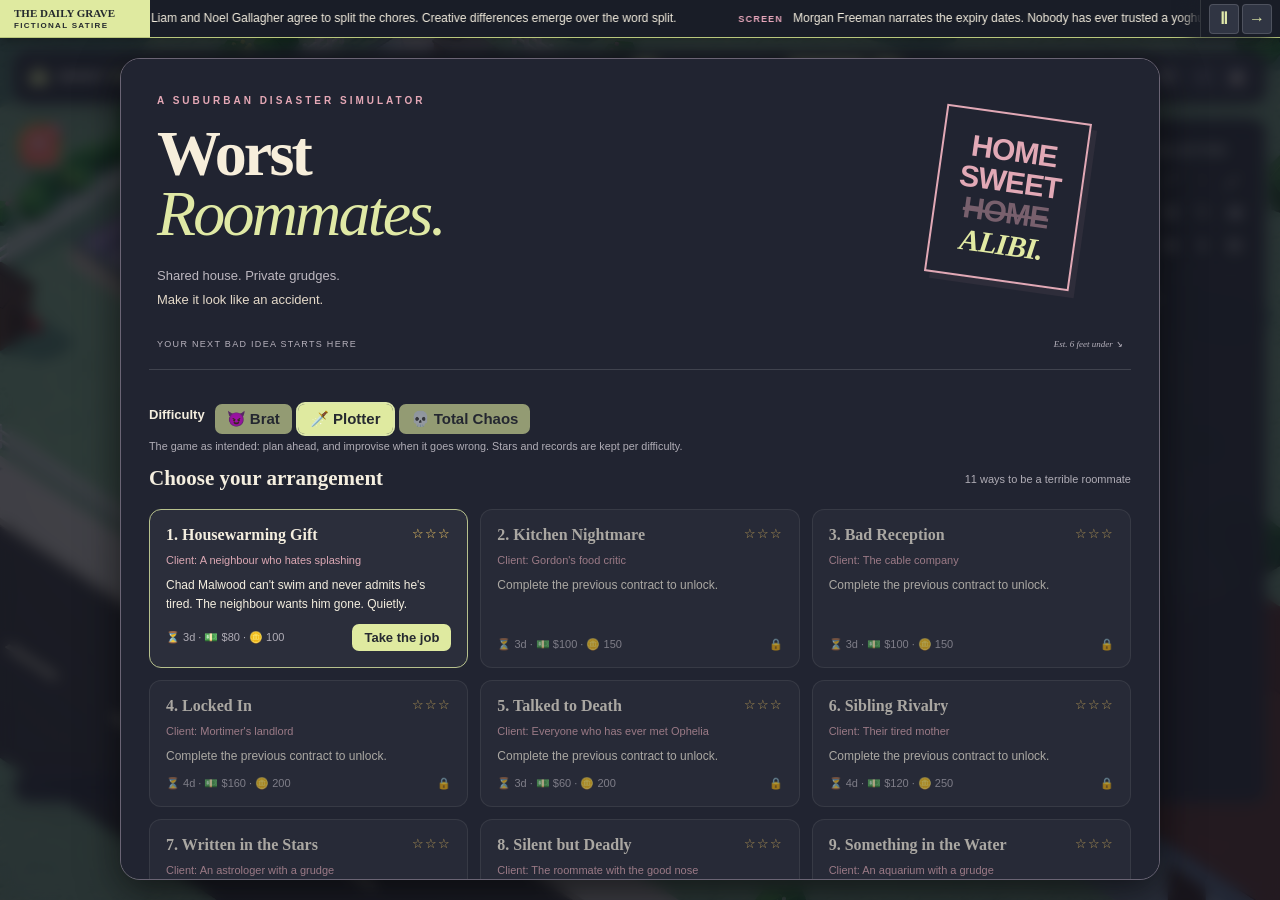
<file: index.html>
<!DOCTYPE html>
<html lang="en">
<head>
<meta charset="UTF-8">
<meta name="viewport" content="width=device-width, initial-scale=1.0">
<title>Worst Roommates</title>
<link rel="stylesheet" href="style.css">
<link rel="stylesheet" href="polish.css">
<script type="importmap">{ "imports": { "three": "./vendor/three.module.min.js", "three/addons/": "./vendor/addons/" } }</script>
</head>
<body>
  <canvas id="view"></canvas>
  <div id="overlay"></div>

  <section id="newsTicker" aria-label="The Daily Grave: fictional satirical news">
    <div class="newsBrand"><strong>THE DAILY GRAVE</strong><span>FICTIONAL SATIRE</span></div>
    <div id="newsViewport"><div id="newsTrack" aria-live="off"></div></div>
    <div class="newsControls">
      <button id="newsPause" type="button" aria-label="Pause and read the news" aria-pressed="false" title="Pause and read the news">Ⅱ</button>
      <button id="newsNext" type="button" aria-label="Next satirical headline" title="Next satirical headline">→</button>
    </div>
  </section>

  <header id="topbar">
    <div class="brand"><span class="brandIcon">☠</span> WORST <em>ROOMMATES</em></div>
    <span id="clock"></span>
    <span id="score"></span>
    <span id="cash" title="Cash: earned at your job, spent on rent and on the tools of the trade."></span>
    <span id="money" title="Crypto: earned from contracts, spent on the black market."></span>
    <div class="group">
      <button data-speed="0" title="Pause (Space)">⏸</button>
      <button data-speed="1" title="Normal (1)">▶</button>
      <button data-speed="2" title="Fast (2)">▶▶</button>
      <button data-speed="3" title="Ultra (3)">▶▶▶</button>
    </div>
    <div class="group">
      <button id="freeWillBtn" title="Let your character look after their own needs when idle"></button>
      <button id="skipBtn" title="Time-lapse while your character is at work or asleep">⏩</button>
      <button id="wallsBtn" title="Toggle wall height"></button>
      <button id="roofBtn" title="Put the roof on or take it off (R)">🏠</button>
      <button id="camBtn" title="Camera: isometric, 3D, follow or first person (C)">📐</button>
      <button id="rotL" title="Rotate (Q)">⟲</button>
      <button id="rotR" title="Rotate (E)">⟳</button>
      <button id="muteBtn" title="Sound on/off"></button>
      <details id="soundSettings">
        <summary title="Sound and dialogue settings" aria-label="Sound and dialogue settings">⚙</summary>
        <div class="settingsPanel">
          <strong>Set the mood</strong>
          <label for="volume">Volume <output id="volumeValue">55%</output></label>
          <input id="volume" type="range" min="0" max="100" step="5" value="55">
          <label class="checkRow"><input id="ambience" type="checkbox" checked> Neighbourhood ambience</label>
          <label class="checkRow"><input id="music" type="checkbox" checked> Music on the menus and when paused</label>
          <label class="checkRow"><input id="dialogue" type="checkbox" checked> Roommate speech bubbles</label>
          <label class="checkRow"><input id="classicFigures" type="checkbox"> Classic blocky figures</label>
          <label class="checkRow"><input id="newsEnabled" type="checkbox" checked> The Daily Grave news ticker</label>
          <small>Birds outside. Bad decisions inside.</small>
        </div>
      </details>
      <button id="journalBtn" title="Show or hide the incident journal" aria-label="Show or hide the incident journal">☰</button>
      <button id="boardBtn" title="Contracts board">📋</button>
    </div>
  </header>

  <div id="portraits"></div>
  <div id="queue"></div>
  <section id="simPanel"></section>

  <aside id="sidebar">
    <div id="contractHud"></div>
    <div class="sideTitle">The unfortunate collection</div>
    <div id="deaths"></div>
    <div class="sideTitle journalTitle"><span class="liveDot"></span> Incident journal</div>
    <div id="log"></div>
  </aside>

  <button id="skipBanner" class="hidden" title="Click to watch at normal speed"></button>
  <div id="trapBar"></div>
  <div id="trapHint" class="hidden"></div>

  <div id="pie" class="hidden"></div>
  <div id="toast"></div>

  <div id="board" class="modal hidden">
    <div class="modalBox wide">
      <div class="boardHero">
        <div class="eyebrow">A suburban disaster simulator</div>
        <h1>Worst<br><em>Roommates.</em></h1>
        <p>Shared house. Private grudges.<br><b>Make it look like an accident.</b></p>
        <div class="heroStamp" aria-hidden="true">HOME<br>SWEET<br><s>HOME</s><br><em>ALIBI.</em></div>
        <div class="heroFoot"><span>YOUR NEXT BAD IDEA STARTS HERE</span><span>Est. 6 feet under ↘</span></div>
      </div>
      <div id="contractList"></div>
      <details id="howTo">
        <summary>How to play</summary>
        <ul>
          <li>Every contract names its <b>targets 🎯</b>. You pick <b>who you are ★</b>: one roommate with a toxic personality, a job and skills. You only control yourself; the targets live their own lives, and they're out to get you too. If you die, it's over.</li>
          <li><b>Click objects, the other roommates or graves</b> to tell your character what to do. With free will on, you look after your own needs when idle.</li>
          <li><b>Earn your murders.</b> Your job pays per shift (catch the bus at the front gate, or work from home at the computer). Rent is due every midnight ($40 on the normal difficulty): miss it twice and you're evicted. Being at work is a watertight alibi for whatever happens at home.</li>
          <li><b>Skills</b> (cooking, handiness, charisma, chemistry, logic) come from practice at the bookshelf, vanity, computer and telescope. They get you promoted, and some jobs need them: fraying wiring takes Handiness 3.</li>
          <li><b>Listen in:</b> speech bubbles react to personalities and household disasters. Leave a passive-aggressive note for a smaller, pettier crisis. Adjust volume, ambience and bubbles with <b>⚙</b>.</li>
          <li>Use the <b>toolkit</b> at the bottom (or click an object) to sabotage things. You walk over and do it yourself, and it costs cash. Contracts pay <b>🪙 crypto</b> for the <b>black market</b>: new tools, characters and upgrades.</li>
          <li><b>Difficulty</b> (on the contracts board): 😈 Brat gives you more money, more time and a gentler house; 🗡️ Plotter is the game as intended; 💀 Total Chaos means tight money, less time, fast police and roommates who strike first. Stars and personal bests are kept per difficulty.</li>
          <li><b>Housemates.</b> Some contracts come with people who aren't on your list: a 🛡️ guardian who watches over the target and undoes any sabotage they catch you at, a 💢 hater who'd happily look the other way, a 🤫 peacekeeper who breaks up fights and turns the music off. Send them out for pizza, win their trust, or tell them what the target "said" about them. Killing them costs suspicion; keeping them alive pays a bonus.</li>
          <li><b>They have plans too.</b> Humiliate someone and they may decide to get even: Vincent heads for the toilet brush, Nermin reaches for her slipper, hotheads want a fight, the sneaky ones set a trap where you're most likely to walk into it. Anyone who hates you starts hunting you, using what they've seen you do most. A close call makes people careful: they steer clear of whatever nearly got them. Their thought bubble and person card give it away. Apologise, send them out, or stay out of reach until they cool off.</li>
          <li><b>People learn.</b> Nobody takes a second "special" drink from the same person, the same trick works less each time until they see straight through it, and anyone you keep pestering starts walking away when they see you coming. Mix it up.</li>
          <li><b>Witnesses.</b> Someone who sees you at it thinks about who it's for. If they hate that person (and not you), they <b>cover for you</b>. If they hate you both, they either want <b>hush money</b> (pay, haggle, promise them the death they want, or call their bluff) or call the police, depending on who they hate more. Anyone else <b>calls the police</b> (charisma can talk them round). The police check the story: if the evidence is still there when they arrive, you're <b>arrested</b>, so wipe it away fast. Get caught red-handed by a police officer and you're cuffed on the spot. Turn your roommates against each other and they'll look the other way.</li>
          <li>Risky-but-normal actions cause <i>accidents</i>: a clumsy sim cooking, a novice fixing wiring, a bath with the radio on the edge.</li>
          <li><b>Suspicion</b> rises when someone <b>sees you sabotage</b>, and when deaths look like murder (poison, drowning with no ladder, starving behind a brick wall). At 50 everyone gets careful. At 100 you're exposed and the contract fails. It slowly fades over time.</li>
          <li><b>Be the worst roommate:</b> blast the stereo at 3am, tickle or air-horn people awake, barge in on the loo, trash the kitchen, reheat fish, stop washing. Sleep-deprived and rattled sims are confused, and confused sims have accidents.</li>
          <li><b>Visitors and neighbours remember.</b> Gas or stink out a visitor and they never come back. Slam doors, egg houses or blast music at night and the neighbours' patience runs out: they sell up, and somebody new moves in.</li>
          <li><b>Nobody is safe.</b> Visitors, neighbours, firefighters and inspectors get caught by traps, fire and explosions too, and poking at your sabotage can blow up in an inspector's face. Every death that wasn't on the list brings far more suspicion. A 🏍️ flyer in the mailbox summons a biker gang that beats up everyone, you included.</li>
          <li><b>Fires spread</b> until a neighbour calls the fire brigade. Suspicious deaths bring <b>Inspector Gumshoe 🕵️</b>, who searches the house for evidence: tidy up first with <b>🧹</b>, or keep him busy with a coffee.</li>
          <li><b>⚔️ Sim vs Sim:</b> pick who you are and who you'd most like to see dead. Your nemesis moves in with all their own talents (Vincent's toilet brush, Pete's fireworks, Gus's chili) and hates you from day one. Asraa and Daniel are immortal and never on the list, but you can play them.</li>
          <li><b>🚨 The getaway.</b> If the last target dies with loose ends lying around (evidence that would sink you, or a witness whose story checks out), the police come before you can call it a win. The HUD lists what's left: clean it up with <b>🧹</b>, click a witness to <b>🤫 get your stories straight</b> (pay them, talk them round or pin it on another housemate), or <b>🏃 run for the front gate</b> before the squad car parks (half pay, but you're gone). Wiping evidence in front of the police is tampering, and gets you cuffed. A clean accident ends at once.</li>
          <li><b>Kill every target before the deadline without getting caught</b>, and stay alive. Any death counts and scores points (new ways of dying and quick combos score more). ★ Killing them <b>the way the client asked</b> and ★ finishing <b>quickly</b> earn the other stars, and a clean job pays extra points.</li>
        </ul>
        <p class="keys">Drag / WASD: pan · Right-drag or Shift-drag: turn and tilt · Wheel: zoom · Q/E: rotate · C: camera (isometric, 3D, follow, first person) · First person: WASD walks, drag to look · Space: pause · 1-3: speed · Tab: find yourself · R: roof</p>
      </details>
    </div>
  </div>

  <div id="crew" class="modal hidden">
    <div class="modalBox wide">
      <div id="crewBody"></div>
      <div class="btnRow">
        <button id="crewBack" class="secondary">← Contracts</button>
        <button id="crewGo">Move in →</button>
      </div>
    </div>
  </div>

  <div id="choice" class="modal hidden">
    <div class="modalBox">
      <h1 id="choiceTitle"></h1>
      <p id="choiceText" class="sub"></p>
      <div id="choiceOptions"></div>
    </div>
  </div>

  <div id="result" class="modal hidden">
    <div class="modalBox">
      <h1 id="resultTitle"></h1>
      <div id="resultBody"></div>
      <div class="btnRow">
        <button id="retryBtn" class="secondary">↻ Retry</button>
        <button id="toBoardBtn" class="secondary">📋 Contracts</button>
        <button id="nextBtn">Next →</button>
      </div>
    </div>
  </div>

  <script type="module" src="js/main.js"></script>
</body>
</html>
</file>
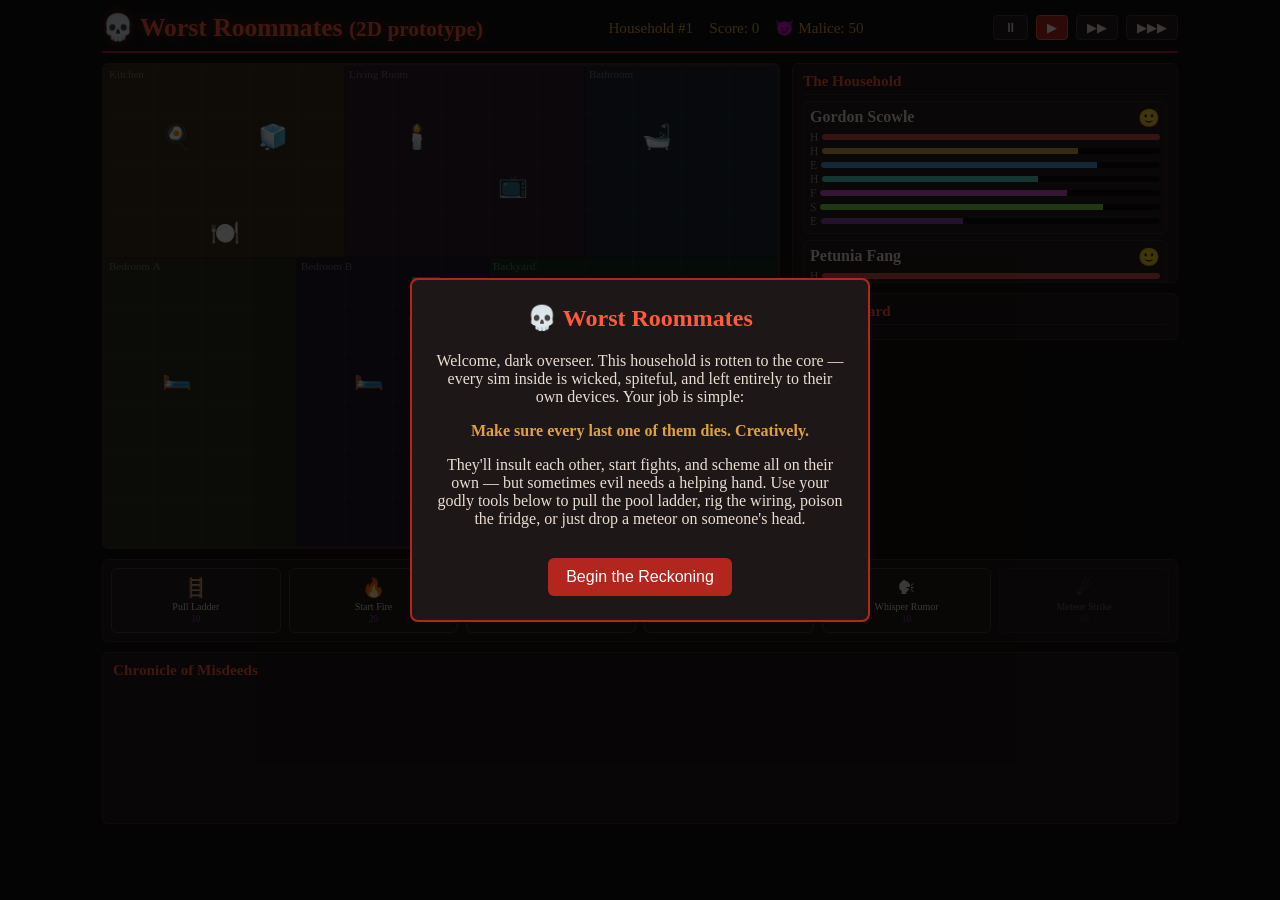
<file: v1-2d/index.html>
<!DOCTYPE html>
<html lang="sv">
<head>
<meta charset="UTF-8">
<meta name="viewport" content="width=device-width, initial-scale=1.0">
<title>Worst Roommates (2D prototype)</title>
<link rel="stylesheet" href="style.css">
</head>
<body>
  <div id="app">
    <header id="header">
      <h1>💀 Worst Roommates <small>(2D prototype)</small></h1>
      <div id="statline">
        <span id="householdLabel">Household #1</span>
        <span id="scoreLabel">Score: 0</span>
        <span id="maliceLabel">😈 Malice: 50</span>
      </div>
      <div id="speedControls">
        <button data-speed="0" class="speedBtn">⏸</button>
        <button data-speed="1" class="speedBtn active">▶</button>
        <button data-speed="2" class="speedBtn">▶▶</button>
        <button data-speed="4" class="speedBtn">▶▶▶</button>
      </div>
    </header>

    <main id="main">
      <div id="canvasWrap">
        <canvas id="stage" width="672" height="480"></canvas>
      </div>

      <aside id="sidebar">
        <section id="livingPanel">
          <h2>The Household</h2>
          <div id="simList"></div>
        </section>
        <section id="graveyardPanel">
          <h2>⚰ Graveyard</h2>
          <div id="graveList"></div>
        </section>
      </aside>
    </main>

    <section id="toolbar">
      <button class="toolBtn" data-tool="ladder" title="Pull the pool ladder">
        <span class="toolIcon">🪜</span><span class="toolName">Pull Ladder</span><span class="toolCost">10</span>
      </button>
      <button class="toolBtn" data-tool="fire" title="Click a kitchen/living room tile to ignite it">
        <span class="toolIcon">🔥</span><span class="toolName">Start Fire</span><span class="toolCost">20</span>
      </button>
      <button class="toolBtn" data-tool="poison" title="Poison the fridge">
        <span class="toolIcon">🧪</span><span class="toolName">Poison Fridge</span><span class="toolCost">15</span>
      </button>
      <button class="toolBtn" data-tool="rig" title="Click an appliance to rig it">
        <span class="toolIcon">⚡</span><span class="toolName">Rig Appliance</span><span class="toolCost">15</span>
      </button>
      <button class="toolBtn" data-tool="rumor" title="Click a sim to whisper a vicious rumor about them">
        <span class="toolIcon">🗣</span><span class="toolName">Whisper Rumor</span><span class="toolCost">10</span>
      </button>
      <button class="toolBtn" data-tool="meteor" title="Click a sim to drop a meteor on them">
        <span class="toolIcon">☄</span><span class="toolName">Meteor Strike</span><span class="toolCost">60</span>
      </button>
    </section>

    <section id="logPanel">
      <h2>Chronicle of Misdeeds</h2>
      <div id="log"></div>
    </section>
  </div>

  <div id="introModal" class="modal">
    <div class="modalBox">
      <h2>💀 Worst Roommates</h2>
      <p>Welcome, dark overseer. This household is rotten to the core &mdash; every sim inside is
      wicked, spiteful, and left entirely to their own devices. Your job is simple:</p>
      <p class="goal">Make sure every last one of them dies. Creatively.</p>
      <p>They'll insult each other, start fights, and scheme all on their own &mdash; but sometimes
      evil needs a helping hand. Use your godly tools below to pull the pool ladder, rig the wiring,
      poison the fridge, or just drop a meteor on someone's head.</p>
      <button id="startBtn">Begin the Reckoning</button>
    </div>
  </div>

  <div id="recapModal" class="modal hidden">
    <div class="modalBox">
      <h2 id="recapTitle">Household Eliminated</h2>
      <div id="recapList"></div>
      <p id="recapScore"></p>
      <button id="nextBtn">Summon the Next Household</button>
    </div>
  </div>

  <script src="js/world.js"></script>
  <script src="js/sim.js"></script>
  <script src="js/tools.js"></script>
  <script src="js/game.js"></script>
</body>
</html>
</file>
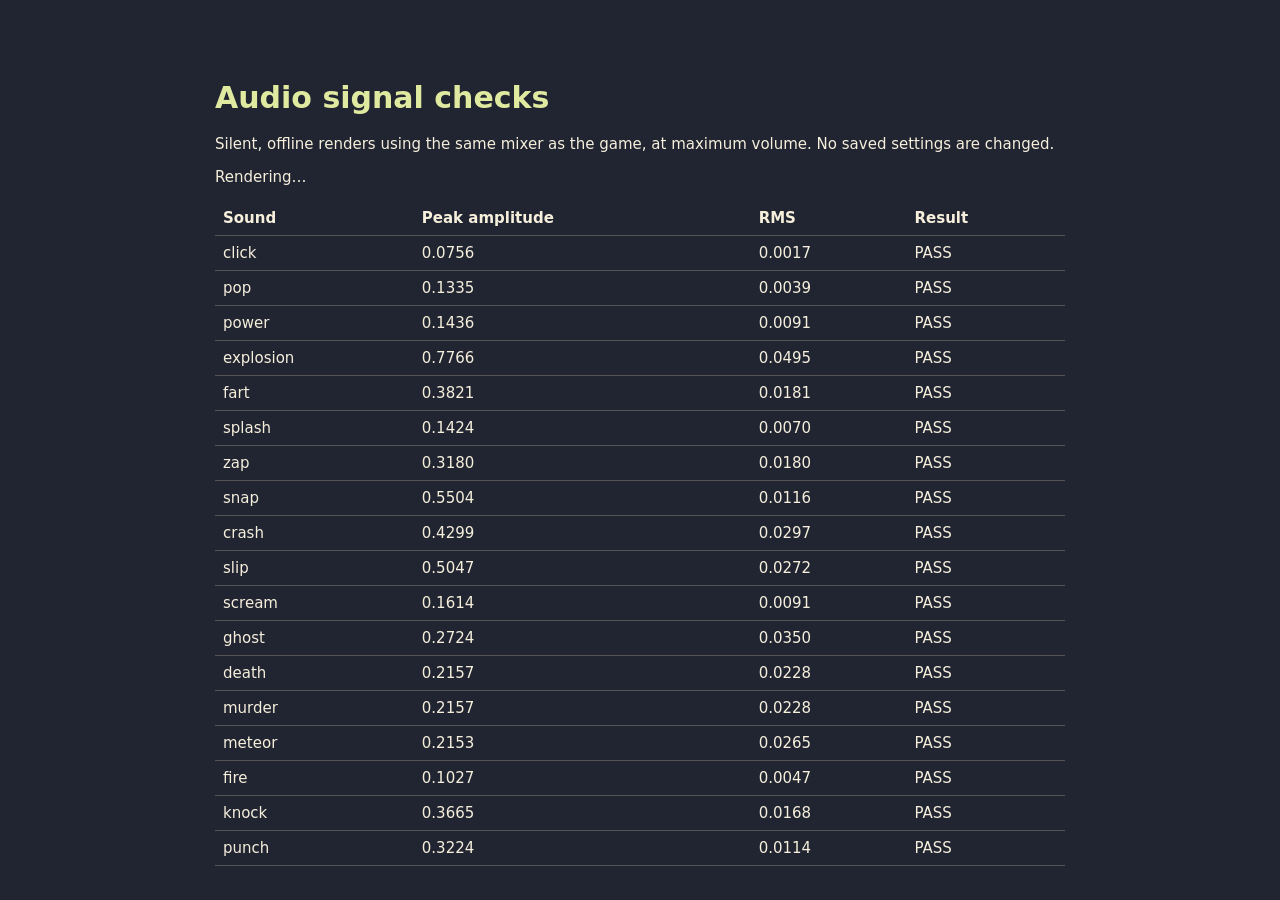
<file: tests/audio.html>
<!DOCTYPE html>
<html lang="en">
<meta charset="utf-8">
<title>Worst Roommates — audio checks</title>
<style>body{font:15px system-ui;background:#212431;color:#f5efdc;max-width:850px;margin:40px auto;padding:20px}table{border-collapse:collapse;width:100%}td,th{padding:8px;text-align:left;border-bottom:1px solid #555}h1{color:#dfeaa0}.fail{color:#ff9999}</style>
<h1>Audio signal checks</h1>
<p>Silent, offline renders using the same mixer as the game, at maximum volume. No saved settings are changed.</p>
<p id="status">Rendering…</p>
<table><thead><tr><th>Sound</th><th>Peak amplitude</th><th>RMS</th><th>Result</th></tr></thead><tbody id="results"></tbody></table>
<script type="module">
import { Sfx, SOUNDS } from '../js/audio.js';
const recipes = Object.entries(SOUNDS).filter(([name]) => name !== 'blah');
recipes.push(['voice', (a, t) => a.syllables(3, 'schemer', 55, t)]);
recipes.push(['panicked voice', (a, t) => a.syllables(1, 'alarm', 60, t)]);
recipes.push(['stacked chaos', (a, t) => {
  SOUNDS.explosion(a, t); SOUNDS.death(a, t); SOUNDS.zap(a, t);
  a.syllables(2, 'alarm', 60, t);
}]);
let failed = 0;
for (const [name, render] of recipes) {
  try {
    const ctx = new OfflineAudioContext(2, 44100 * 4, 44100);
    const a = Object.create(Sfx.prototype);
    Object.assign(a, { volume: 1, muted: false, last: {} });
    a.createGraph(ctx);
    render(a, 0.05);
    const buf = await ctx.startRendering();
    let peak = 0, sum = 0, finite = true;
    for (let c = 0; c < buf.numberOfChannels; c++) {
      for (const sample of buf.getChannelData(c)) {
        finite &&= Number.isFinite(sample); peak = Math.max(peak, Math.abs(sample)); sum += sample * sample;
      }
    }
    const rms = Math.sqrt(sum / (buf.length * buf.numberOfChannels));
    const pass = finite && peak > 0.0001 && peak < 0.99 && rms > 0.00001;
    if (!pass) failed++;
    const row = document.createElement('tr');
    for (const value of [name, peak.toFixed(4), rms.toFixed(4), pass ? 'PASS' : 'FAIL']) {
      const cell = document.createElement('td'); cell.textContent = value; row.append(cell);
    }
    if (!pass) row.className = 'fail';
    document.getElementById('results').append(row);
  } catch (error) {
    failed++;
    const row = document.createElement('tr'); row.className = 'fail';
    const cell = document.createElement('td'); cell.colSpan = 4; cell.textContent = `${name}: ${error.message}`;
    row.append(cell); document.getElementById('results').append(row);
  }
}
document.getElementById('status').textContent = `${recipes.length - failed}/${recipes.length} passed. ${failed} failed.`;
</script>
</html>
</file>
<file: style.css>
:root {
  --panel: rgba(24, 18, 26, 0.88);
  --panel2: rgba(40, 30, 44, 0.9);
  --line: rgba(255, 255, 255, 0.1);
  --text: #eee3d6;
  --dim: #a8998c;
  --accent: #ff5a3c;
  --evil: #c04ade;
  --god: #7a6cff;
  --good: #5fd068;
}

* { box-sizing: border-box; }
html, body { margin: 0; height: 100%; overflow: hidden; background: #141026; color: var(--text);
  font-family: 'Segoe UI', system-ui, sans-serif; font-size: 13px; }
button { font-family: inherit; }

#view { position: fixed; inset: 0; width: 100vw; height: 100vh; display: block; cursor: pointer; }
#overlay { position: fixed; inset: 0; pointer-events: none; overflow: hidden;
  background: radial-gradient(ellipse at center, transparent 55%, rgba(10, 5, 20, 0.45) 100%); }

.simLabel { position: absolute; left: 0; top: 0; display: flex; flex-direction: column; align-items: center;
  margin-left: -60px; width: 120px; margin-top: -46px; }
.simLabel .nm { font-size: 11px; font-weight: 600; color: #fff; text-shadow: 0 1px 3px #000, 0 0 2px #000; }
.simLabel.selected .nm { color: #7dff9a; }
.simLabel.visitor .nm { color: #9ad8ff; font-style: italic; }
.simLabel .thought { background: #fff; color: #000; border-radius: 14px; padding: 2px 8px; font-size: 15px;
  box-shadow: 0 2px 6px rgba(0,0,0,0.4); margin-bottom: 2px; position: relative; }
.simLabel .thought::after { content: ''; position: absolute; bottom: -5px; left: 50%; margin-left: -4px;
  border: 4px solid transparent; border-top-color: #fff; border-bottom: 0; }
.objMark { position: absolute; left: 0; top: 0; margin: -12px 0 0 -10px; font-size: 16px; filter: drop-shadow(0 0 4px #b04ae0);
  animation: pulse 0.9s infinite alternate; }
.popup { position: absolute; left: 0; top: 0; font-weight: 800; font-size: 18px; margin-left: -20px;
  text-shadow: 0 2px 4px #000; }

#topbar { position: fixed; top: 8px; left: 50%; transform: translateX(-50%); display: flex; align-items: center; gap: 14px;
  background: var(--panel); border: 1px solid var(--line); border-radius: 12px; padding: 6px 12px; white-space: nowrap; }
#topbar .brand { font-weight: 800; color: var(--accent); font-size: 15px; }
#topbar #score { color: #ffd166; font-weight: 700; }
#topbar .group { display: flex; gap: 4px; }
#topbar button { background: var(--panel2); color: var(--text); border: 1px solid var(--line); border-radius: 7px;
  padding: 4px 9px; cursor: pointer; }
#topbar button:hover { border-color: var(--accent); }
#topbar button.active { background: var(--accent); color: #fff; }

#portraits { position: fixed; top: 60px; left: 10px; display: flex; flex-direction: column; gap: 8px; }
.portrait { width: 46px; height: 46px; border-radius: 50%; border: 3px solid; display: flex; align-items: center; justify-content: center;
  cursor: pointer; position: relative; font-size: 18px; color: #fff; text-shadow: 0 1px 2px #000; overflow: hidden;
  box-shadow: 0 2px 8px rgba(0,0,0,0.5); transition: transform 0.15s; }
.portrait:hover { transform: scale(1.08); }
.portrait.sel { outline: 3px solid #7dff9a; outline-offset: 2px; }
.portrait.dead { filter: grayscale(1) brightness(0.5); cursor: default; }
.portrait i { position: absolute; bottom: 0; left: 0; height: 5px; background: #ff4d4d; }

#queue { position: fixed; top: 60px; left: 70px; display: flex; gap: 6px; }
.qItem { position: relative; background: var(--panel); border: 1px solid var(--line); border-radius: 8px; padding: 5px 24px 5px 8px;
  display: flex; align-items: center; gap: 5px; overflow: hidden; max-width: 190px; }
.qItem.current { border-color: #7dff9a; }
.qItem.auto { opacity: 0.7; font-style: italic; }
.qItem .qi { font-size: 16px; }
.qItem .ql { font-size: 11px; white-space: nowrap; overflow: hidden; text-overflow: ellipsis; }
.qItem i { position: absolute; left: 0; bottom: 0; height: 3px; background: #7dff9a; }
.qItem button { position: absolute; right: 3px; top: 50%; transform: translateY(-50%); background: none; border: none;
  color: var(--dim); cursor: pointer; font-size: 12px; }
.qItem button:hover { color: var(--accent); }

#simPanel { position: fixed; left: 10px; bottom: 10px; width: 470px; background: var(--panel); border: 1px solid var(--line);
  border-radius: 12px; padding: 10px 12px; }
#simPanel .empty { color: var(--dim); font-style: italic; }
.spHead { display: flex; align-items: center; gap: 8px; font-size: 16px; }
.spHead .dot { width: 14px; height: 14px; border-radius: 50%; }
.traits { display: flex; gap: 6px; margin: 6px 0 2px; }
.trait { background: var(--panel2); border: 1px solid var(--line); border-radius: 10px; padding: 2px 8px; font-size: 11px; cursor: help; }
.flags { color: #ffb347; font-size: 12px; min-height: 16px; margin-bottom: 4px; font-weight: 600; }
.cols { display: flex; gap: 14px; }
.col { flex: 1; min-width: 0; }
.bar { display: flex; align-items: center; gap: 6px; margin: 3px 0; }
.bar .bl { width: 78px; font-size: 11px; color: var(--dim); }
.track { flex: 1; height: 8px; background: rgba(0,0,0,0.45); border-radius: 4px; overflow: hidden; }
.fill { height: 100%; border-radius: 4px; transition: width 0.2s; }
.fill.ok { background: linear-gradient(90deg, #4fbf5a, #8be07a); }
.fill.low { background: linear-gradient(90deg, #d9442b, #ff8a4a); }
.fill.health { background: linear-gradient(90deg, #b3261e, #ff5a5a); }
.fill.evil { background: linear-gradient(90deg, #6a2a8a, #c04ade); }
.fill.sanity { background: linear-gradient(90deg, #2a6a9a, #5ac8e0); }
.trait.persona { background: #3a1d44; border-color: #8a3aa8; color: #f0d2ff; font-weight: 600; }
.trait.immortal { background: #3d3510; border-color: #c9a13b; color: #ffe07a; font-weight: 600; }
.modalBox button:disabled { opacity: 0.4; cursor: not-allowed; filter: none; }
.skills { font-size: 11px; color: var(--dim); margin: 3px 0 6px; display: flex; flex-wrap: wrap; gap: 2px 8px; }
.career { margin-top: 8px; padding-top: 7px; border-top: 1px solid var(--line); font-size: 12px; }
.career .jobRow { display: flex; justify-content: space-between; margin-bottom: 4px; }
.career .jobRow span { color: #8fe38a; font-weight: 700; }
.career .perfRow { display: flex; align-items: center; gap: 6px; }
.career .perfRow em { width: 26px; text-align: right; font-style: normal; }
.susFill.perf { background: linear-gradient(90deg, #4f8fbf, #7ad0ff); }
.career .jobState, .career .rentRow { color: var(--dim); margin-top: 4px; }
.career .urgent { color: #ff7a5c; font-weight: 700; }
.recruit .jobLine { font-size: 11px; color: #8fe38a; margin: 4px 0; }
.portrait.away { opacity: 0.45; }
.relTitle { font-size: 11px; color: var(--accent); margin-bottom: 2px; }
.rel { display: flex; align-items: center; gap: 6px; font-size: 11px; margin: 2px 0; }
.rel span { width: 70px; overflow: hidden; text-overflow: ellipsis; white-space: nowrap; }
.rel em { width: 28px; text-align: right; color: var(--dim); font-style: normal; }
.rtrack { flex: 1; height: 7px; background: rgba(0,0,0,0.45); border-radius: 4px; position: relative; }
.rtrack::after { content: ''; position: absolute; left: 50%; top: -1px; bottom: -1px; width: 1px; background: var(--dim); }
.rfill { position: absolute; top: 0; bottom: 0; }
.rfill.pos { background: #5fd068; }
.rfill.neg { background: #e0443b; }

#sidebar { position: fixed; right: 10px; top: 60px; bottom: 10px; width: 300px; background: var(--panel); border: 1px solid var(--line);
  border-radius: 12px; padding: 10px; display: flex; flex-direction: column; }
.sideTitle { color: var(--accent); font-weight: 700; margin: 2px 0 6px; }
#deaths { display: flex; gap: 6px; margin-bottom: 12px; }
.cause { width: 34px; height: 34px; border-radius: 8px; background: rgba(0,0,0,0.4); display: flex; align-items: center; justify-content: center;
  font-size: 18px; filter: grayscale(1) opacity(0.35); cursor: help; border: 1px solid var(--line); }
.cause.ever { filter: grayscale(0.4) opacity(0.7); }
.cause.now { filter: none; border-color: var(--accent); box-shadow: 0 0 8px rgba(255,90,60,0.5); }
#log { flex: 1; overflow-y: auto; display: flex; flex-direction: column; gap: 4px; font-size: 12px; }
.logLine { color: var(--dim); line-height: 1.35; }
.logLine .ts { color: #6d6070; font-size: 10px; }
.logLine.evil { color: #d79be8; }
.logLine.tool { color: #9d94ff; }
.logLine.death { color: #ff7a5c; font-weight: 700; }
.logLine.dim { color: #8a7d74; }

#pie { position: fixed; width: 0; height: 0; z-index: 5; }
#pie.hidden { display: none; }
.pieTitle { position: absolute; transform: translate(-50%, -50%); background: rgba(0,0,0,0.8); padding: 5px 10px; border-radius: 10px;
  white-space: nowrap; font-weight: 700; color: #ffd166; pointer-events: none; }
.pieItem { position: absolute; transform: translate(-50%, -50%); white-space: nowrap; background: #f4efe6; color: #222; border: 2px solid #fff;
  border-radius: 16px; padding: 6px 12px; cursor: pointer; font-size: 13px; box-shadow: 0 3px 10px rgba(0,0,0,0.45);
  animation: pop 0.14s ease-out; }
.pieItem:hover { background: #fff; transform: translate(-50%, -50%) scale(1.07); border-color: #7dff9a; }
.pieItem.evil { background: #3a1d44; color: #f0d2ff; border-color: #8a3aa8; }
.pieItem.evil:hover { background: #5a2a6a; border-color: #e07aff; }
.pieItem.god { background: #232050; color: #d6d2ff; border-color: #5a52d8; }
.pieItem.god:hover { background: #33307a; }
@keyframes pop { from { opacity: 0; transform: translate(-50%, -50%) scale(0.6); } }

#toast { position: fixed; top: 64px; left: 50%; transform: translateX(-50%); background: rgba(120, 20, 20, 0.92); color: #fff;
  font-weight: 700; font-size: 16px; padding: 10px 20px; border-radius: 12px; opacity: 0; pointer-events: none; }
#toast.show { animation: toast 3.5s ease-out; }
@keyframes toast { 0% { opacity: 0; transform: translate(-50%, -10px); } 8%, 80% { opacity: 1; transform: translate(-50%, 0); } 100% { opacity: 0; } }

.modal { position: fixed; inset: 0; background: rgba(8, 5, 12, 0.72); display: flex; align-items: center; justify-content: center; z-index: 10; }
.modal.hidden { display: none; }
.modalBox { background: #1e1622; border: 2px solid var(--accent); border-radius: 14px; padding: 22px 26px; max-width: 560px;
  box-shadow: 0 10px 40px rgba(0,0,0,0.6); }
.modalBox h1 { color: var(--accent); margin: 0 0 10px; font-size: 24px; }
.modalBox .goal { color: #ffd166; font-weight: 700; }
.modalBox ul { padding-left: 18px; line-height: 1.5; }
.modalBox .keys { color: var(--dim); font-size: 12px; }
.godTag { background: #232050; color: #d6d2ff; border-radius: 6px; padding: 1px 6px; }
.modalBox button { margin-top: 10px; background: var(--accent); color: #fff; border: none; padding: 10px 20px; border-radius: 8px;
  font-size: 15px; font-weight: 700; cursor: pointer; }
.modalBox button:hover { filter: brightness(1.15); }

#topbar #cash { color: #8fe38a; font-weight: 700; }
#skipBanner { position: fixed; top: 60px; left: 50%; transform: translateX(-50%); z-index: 30; padding: 7px 16px; border-radius: 999px;
  background: rgba(20, 16, 38, 0.92); color: #cfe3ff; border: 1px solid rgba(122, 108, 255, 0.6); font: 600 13px 'Segoe UI', system-ui, sans-serif;
  cursor: pointer; box-shadow: 0 4px 18px rgba(0, 0, 0, 0.4); }
#skipBanner small { color: var(--dim); font-weight: 400; }
#skipBanner.hidden { display: none; }
#topbar #cash.broke { color: #ff6b5a; }
.logLine.warn { color: #ffb347; font-weight: 600; }

/* pie extras */
.pieItem small { display: block; font-size: 10px; opacity: 0.8; margin-top: 1px; }
.pieItem.warn { border-color: #ffb347; }
.pieItem.warn small { color: #ffb347; opacity: 1; font-weight: 700; }
.pieItem:disabled { opacity: 0.45; cursor: not-allowed; }

/* trap palette */
#trapBar { position: fixed; bottom: 10px; left: 50%; transform: translateX(-50%); display: flex; gap: 5px; align-items: center;
  background: var(--panel); border: 1px solid var(--line); border-radius: 12px; padding: 6px 8px; }
#trapBar:empty { display: none; }
#trapBar .barLabel { font-size: 11px; color: #9d94ff; font-weight: 700; margin-right: 4px; writing-mode: horizontal-tb; }
#trapBar button { display: flex; flex-direction: column; align-items: center; gap: 1px; width: 46px; padding: 4px 0; border-radius: 9px;
  background: #232050; border: 1px solid #3d3790; color: #d6d2ff; cursor: pointer; }
#trapBar button:hover { border-color: #9d94ff; transform: translateY(-2px); }
#trapBar button.armed { background: #5a52d8; border-color: #fff; box-shadow: 0 0 12px rgba(157, 148, 255, 0.8); }
#trapBar button.broke { opacity: 0.4; }
#trapBar .ti { font-size: 19px; }
#trapBar .tc { font-size: 9px; opacity: 0.85; }
#trapHint { position: fixed; bottom: 74px; left: 50%; transform: translateX(-50%); background: rgba(35, 32, 80, 0.95); color: #fff;
  border: 1px solid #9d94ff; border-radius: 10px; padding: 6px 12px; font-size: 13px; white-space: nowrap; }
#trapHint.hidden { display: none; }

/* contract HUD */
#contractHud { margin-bottom: 10px; }
#contractHud:empty { display: none; }
.hudTitle { font-weight: 800; color: #ffd166; font-size: 14px; margin-bottom: 3px; }
.deadline { font-size: 12px; color: var(--dim); margin-bottom: 4px; }
.deadline.urgent { color: #ff7a5c; font-weight: 700; }
.getaway { border: 1px solid #ff6a5a; border-radius: 8px; padding: 7px 8px; margin: 4px 0 8px; background: rgba(255, 90, 70, 0.08); font-size: 12px; }
.getaway .gaTitle { font-weight: 800; color: #ff7a5c; }
.getaway .gaPolice { color: #9fc4ff; font-weight: 700; margin: 2px 0; }
.getaway ul.objs { margin: 4px 0; }
.getaway li[data-cell] { cursor: pointer; }
.getaway li[data-cell]:hover { color: #fff; }
.getaway .gaRisk { color: #ffb36b; margin: 4px 0 6px; }
.getaway .gaRisk.safe { color: #7dff9a; }
.getaway .runBtn { width: 100%; padding: 6px 8px; border: 0; border-radius: 6px; background: #d9534a; color: #fff; font-weight: 800; cursor: pointer; }
.getaway .runBtn:hover:not(:disabled) { background: #ef6a5f; }
.getaway .runBtn:disabled { background: #4a3a3e; color: #9b8f95; }
.getaway .gaNote { display: block; color: var(--dim); margin-top: 3px; }
ul.objs { list-style: none; padding: 0; margin: 4px 0 8px; font-size: 12px; line-height: 1.55; }
ul.objs li.done { color: #7dff9a; }
ul.objs li.failed { color: #ff6a5a; text-decoration: line-through; }
ul.objs li.bonus { color: #ffd166; }
ul.objs li.missed { color: #6d6070; }
ul.objs li small { color: var(--dim); }
.recruit.self { opacity: 0.3; pointer-events: none; }
.bestLine { color: #ffd166; font-size: 12px; margin: 4px 0 0; }
.bestLine small { color: var(--dim); }
.personCard { grid-column: 1 / -1; font-size: 12px; line-height: 1.5; margin: -6px 0 4px; padding: 8px 10px; border-radius: 8px;
  background: rgba(255, 255, 255, 0.05); border: 1px solid rgba(255, 255, 255, 0.1); color: #e8e2f0; }
.personCard .pcRow { margin: 2px 0; }
.personCard .pcRow small { color: var(--dim); }
.pcTag { display: inline-block; margin: 1px 4px 1px 0; padding: 1px 7px; border-radius: 999px; background: rgba(255, 255, 255, 0.08); font-size: 11px; }
.pcTag.good { background: rgba(125, 255, 154, 0.16); color: #9dffb3; }
.pcTag.meh { background: rgba(255, 209, 102, 0.16); color: #ffd98a; }
.pcTag.bad { background: rgba(255, 106, 90, 0.18); color: #ff9a8e; }
#choiceOptions { display: grid; gap: 8px; margin-top: 12px; }
.diffRow { display: flex; flex-wrap: wrap; align-items: center; gap: 6px; margin: 4px 0 14px; }
.diffRow .diffLabel { font-weight: 700; margin-right: 4px; }
.diffRow button { padding: 6px 12px; opacity: 0.6; }
.diffRow button.on { opacity: 1; outline: 2px solid #dde8a9; }
.diffRow small { flex-basis: 100%; color: var(--dim); }
.hudTitle small { font-size: 14px; }
ul.objs li.house { color: #b8c7ff; }
.intel.house small { display: block; color: var(--dim); margin-top: 3px; }
.personCard .pcRow.role { color: #b8c7ff; font-weight: 600; }
.personCard .pcRow.plan { color: #ffb38a; font-weight: 600; }
.choiceBtn { text-align: left; padding: 10px 12px; }
.choiceBtn small { display: block; font-size: 11px; opacity: 0.75; font-weight: 400; margin-top: 2px; }
.recruit .jobLine small { color: var(--dim); }
ul.objs li.extra { color: var(--dim); }
ul.objs.extras b { color: #ffd166; }
.susRow { display: flex; align-items: center; gap: 6px; font-size: 12px; }
.susRow em { width: 26px; text-align: right; font-style: normal; font-weight: 700; }
.susTrack { flex: 1; height: 9px; background: rgba(0,0,0,0.45); border-radius: 5px; position: relative; overflow: hidden; }
.susTrack i { position: absolute; top: 0; bottom: 0; width: 1px; background: rgba(255,255,255,0.35); }
.susFill { height: 100%; background: linear-gradient(90deg, #4fbf5a, #c9d44a); transition: width 0.3s; }
.susFill.warm { background: linear-gradient(90deg, #d9a42b, #ff8a4a); }
.susFill.hot { background: linear-gradient(90deg, #d9442b, #ff2a2a); animation: pulse 0.8s infinite alternate; }
@keyframes pulse { to { filter: brightness(1.4); } }

/* contracts board */
.modalBox.wide { max-width: 900px; width: calc(100vw - 40px); max-height: calc(100vh - 40px); overflow-y: auto; }
.modalBox .sub { color: var(--dim); margin-top: -4px; }
.resumeRow { margin-bottom: 10px; }
.cards { display: grid; grid-template-columns: repeat(auto-fill, minmax(250px, 1fr)); gap: 10px; margin: 12px 0; }
.card { background: var(--panel2); border: 1px solid var(--line); border-radius: 10px; padding: 10px 12px; display: flex; flex-direction: column; gap: 5px; }
.card.done { border-color: rgba(255, 209, 102, 0.5); }
.card.locked { opacity: 0.45; }
.card.free { border-style: dashed; }
.cardHead { display: flex; justify-content: space-between; gap: 8px; }
.stars { color: #ffd166; letter-spacing: 1px; white-space: nowrap; }
.client { font-size: 11px; color: var(--accent); }
.brief { font-size: 12px; color: var(--text); flex: 1; line-height: 1.4; }
.cardFoot { display: flex; justify-content: space-between; align-items: center; font-size: 11px; color: var(--dim); }
.modalBox .card button, .modalBox .resumeRow button { margin: 0; padding: 6px 12px; font-size: 13px; }
details#howTo summary { cursor: pointer; color: #ffd166; font-weight: 700; }

/* black market + crew picker */
#topbar #money { color: #ffd166; font-weight: 700; }
.marketTitle { display: flex; align-items: center; gap: 12px; color: #d6d2ff; font-size: 18px; margin: 18px 0 8px; }
.wallet { font-size: 13px; color: #ffd166; font-weight: 700; }
.market { display: grid; grid-template-columns: repeat(auto-fill, minmax(260px, 1fr)); gap: 8px; }
.shopItem { display: flex; align-items: center; gap: 8px; background: #1d1a3a; border: 1px solid #3d3790; border-radius: 10px; padding: 7px 10px; }
.shopItem.owned { opacity: 0.55; }
.shopItem .si { font-size: 24px; }
.shopItem .sn { flex: 1; min-width: 0; }
.shopItem .sn small { display: block; color: var(--dim); font-size: 11px; line-height: 1.3; }
.modalBox .shopItem button { margin: 0; padding: 5px 10px; font-size: 12px; background: #5a52d8; white-space: nowrap; }
.modalBox .shopItem button:disabled { background: #333; cursor: not-allowed; }
.shopItem .got { font-size: 12px; color: #7dff9a; font-weight: 700; }
.req { font-size: 11px; color: #ffb347; }
.intelRow { display: flex; gap: 8px; flex-wrap: wrap; margin: 8px 0; }
.intel { background: #3a1616; border: 1px solid #a8412e; border-radius: 10px; padding: 8px 10px; flex: 1; min-width: 240px; }
.intel .must { color: #ffb347; font-size: 12px; }
.rosterGrid { display: grid; grid-template-columns: repeat(auto-fill, minmax(260px, 1fr)); gap: 8px; }
.recruit { background: var(--panel2); border: 2px solid var(--line); border-radius: 10px; padding: 8px 10px; cursor: pointer; display: flex; flex-direction: column; gap: 4px; }
.recruit:hover { border-color: #9d94ff; }
.recruit.chosen { border-color: #7dff9a; box-shadow: 0 0 12px rgba(125, 255, 154, 0.35); background: #1f3326; }
.recruit.locked { opacity: 0.4; cursor: not-allowed; }
.recruit .rHead { display: flex; justify-content: space-between; font-size: 13px; }
.recruit .rHead span { font-size: 11px; color: var(--dim); }
.recruit .tick { color: #7dff9a; visibility: hidden; }
.recruit.chosen .tick { visibility: visible; }
.recruit small { color: var(--dim); font-size: 11px; line-height: 1.35; }
.recruit .traits, .intel .traits { flex-wrap: wrap; }
.paper { background: #efe6d2; color: #1d1712; border-radius: 4px; padding: 10px 14px; margin: 6px 0 10px; font-family: Georgia, 'Times New Roman', serif;
  box-shadow: 0 4px 14px rgba(0,0,0,0.5); transform: rotate(-0.6deg); max-height: 240px; overflow-y: auto; }
.paper .masthead { text-align: center; font-weight: 900; letter-spacing: 3px; font-size: 13px; border-bottom: 2px solid #1d1712; padding-bottom: 3px; }
.paper .headline { font-size: 19px; font-weight: 900; line-height: 1.15; margin: 8px 0 5px; text-transform: uppercase; }
.paper .story { font-size: 13px; font-style: italic; margin-bottom: 6px; }
.paper .brief2 { font-size: 12px; border-top: 1px solid #b9ab8e; padding-top: 3px; margin-top: 3px; }
.payout { color: #ffd166; font-weight: 700; font-size: 16px; }
.payout small { color: var(--dim); font-weight: 400; }
.portrait u { position: absolute; top: -2px; right: -4px; font-size: 13px; text-decoration: none; }
.portrait { overflow: visible; }
.portrait i { border-radius: 0 0 20px 20px; }

/* result */
.btnRow { display: flex; gap: 8px; justify-content: flex-end; margin-top: 8px; }
.modalBox button.secondary { background: var(--panel2); border: 1px solid var(--line); }
.bigStars { font-size: 44px; color: #ffd166; text-align: center; letter-spacing: 6px; text-shadow: 0 0 12px rgba(255, 209, 102, 0.5); }
.failReason { color: #ff8a6a; font-weight: 700; font-size: 15px; }
.hintLine { color: var(--dim); font-size: 13px; }
.deathList { max-height: 200px; overflow-y: auto; font-size: 13px; line-height: 1.5; margin: 8px 0; }
.deathList em { color: var(--dim); }

@media (max-width: 1200px) {
  #sidebar { width: 240px; }
  #simPanel { width: 400px; }
  #topbar { gap: 8px; font-size: 12px; }
  #topbar .brand { display: none; }
  #trapBar { bottom: auto; top: 60px; left: auto; right: 258px; transform: none; flex-direction: column; }
  #trapBar .barLabel { display: none; }
  #trapHint { bottom: auto; top: 58px; }
}
</file>
<file: polish.css>
/* Suburban noir: warm paper, plum shadows, acid-green highlights. */
:root {
  --panel: rgba(26, 29, 39, 0.95);
  --panel2: #282d3b;
  --line: rgba(230, 231, 222, 0.13);
  --text: #f4eedf;
  --dim: #b0adb6;
  --accent: #dfec92;
  --evil: #ee9ab7;
  --good: #a8d6ba;
  --news-height: 36px;
  --hud-top: 121px;
  color-scheme: dark;
}
body { font-family: 'Segoe UI', sans-serif; }
button, summary, input { -webkit-tap-highlight-color: transparent; }
button { transition: background 0.15s, border-color 0.15s, transform 0.15s; }
button:focus-visible, summary:focus-visible, input:focus-visible { outline: 3px solid #e2eda0; outline-offset: 3px; }
button:disabled { cursor: not-allowed; }
* { scrollbar-width: thin; scrollbar-color: #666572 transparent; }
#overlay { background: radial-gradient(ellipse at 44% 42%, transparent 48%, rgba(24, 23, 40, 0.25) 100%); }
#topbar, #sidebar, #simPanel, #trapBar { box-shadow: 0 8px 28px #12121b35, inset 0 1px #ffffff08; backdrop-filter: blur(16px); }
#topbar { top: calc(var(--news-height) + 12px); left: 14px; right: 14px; transform: none; padding: 10px 12px; gap: 12px; border-radius: 14px; z-index: 6; }
#topbar .brand { color: #f4eedf; font-size: 12px; letter-spacing: 0.5px; margin-right: auto; display: flex; align-items: center; gap: 5px; }
.brand em { color: var(--accent); font-style: normal; }
.brandIcon { color: var(--accent); font-size: 25px; margin-right: 4px; }
#clock { font-variant-numeric: tabular-nums; font-size: 11px; }
#topbar #score, #topbar #malice, #topbar #money { font-size: 12px; }
#topbar button { padding: 6px 8px; min-height: 32px; font-size: 11px; }
#topbar button.active { background: #dfeaa0; border-color: #dfeaa0; color: #242831; }
#topbar .group { align-items: center; }
#soundSettings { position: relative; }
#soundSettings summary { cursor: pointer; list-style: none; border: 1px solid var(--line); background: var(--panel2); border-radius: 7px; padding: 4px 9px; font-size: 18px; }
#soundSettings summary::-webkit-details-marker { display: none; }
.settingsPanel { position: absolute; right: -40px; top: 44px; width: 270px; padding: 20px; background: #222633; border: 1px solid #75748c; border-radius: 12px; box-shadow: 0 12px 35px #0008; white-space: normal; }
.settingsPanel strong { display: block; color: var(--accent); margin-bottom: 16px; font-size: 16px; }
.settingsPanel label { display: flex; justify-content: space-between; font-size: 12px; }
.settingsPanel input[type=range] { width: 100%; margin: 10px 0 18px; accent-color: var(--accent); }
.settingsPanel .checkRow { justify-content: flex-start; gap: 8px; margin-bottom: 12px; align-items: center; }
.checkRow input { accent-color: #9fcba9; width: 16px; height: 16px; }
.settingsPanel small { color: var(--dim); font: italic 12px Georgia, serif; }
#portraits { top: calc(var(--hud-top) + 5px); left: 18px; gap: 12px; }
.portrait { width: 43px; height: 43px; border-width: 2px; background-image: linear-gradient(145deg, #ffffff30, #00000030); }
.portrait.sel { outline-color: #e1ecac; }
#queue { top: calc(var(--hud-top) + 2px); left: 80px; right: 294px; overflow: auto; }
.qItem { flex-shrink: 0; }
#sidebar { top: var(--hud-top); right: 14px; bottom: 97px; width: 254px; padding: 16px; border-radius: 15px; z-index: 3; }
body.journal-closed #sidebar { display: none; }
.sideTitle { color: #dfe3d0; font-size: 10px; letter-spacing: 1.2px; text-transform: uppercase; margin: 10px 0; }
.journalTitle { display: flex; align-items: center; gap: 8px; border-top: 1px solid var(--line); padding-top: 17px; }
.liveDot { display: inline-block; width: 6px; height: 6px; background: #d8e994; border-radius: 50%; box-shadow: 0 0 10px #d8e944; }
#deaths { flex-wrap: wrap; gap: 5px; flex-shrink: 0; margin-bottom: 5px; }
.cause { flex: 0 0 27px; width: 27px; height: 28px; font-size: 15px; filter: grayscale(1) opacity(0.48); }
.cause.now { border-color: #ecb491; box-shadow: 0 0 8px #edb39035; }
#log { gap: 0; min-height: 60px; }
.logLine { padding: 10px 0; border-bottom: 1px solid #ffffff09; font-size: 11px; line-height: 1.6; }
.logLine .ts { color: #8e939a; font-variant-numeric: tabular-nums; margin-right: 4px; }
.logLine.dim { color: #a5a3ae; }
.logLine.evil { color: #e5b0c5; }
.logLine.death { color: #efb492; }
.hudTitle { font: bold 18px Georgia, serif; color: #e5eaaa; }
.deadline { margin-top: 6px; }
#simPanel { left: 14px; bottom: 98px; width: 328px; padding: 14px; border-radius: 14px; z-index: 3; }
.spHead { font-family: Georgia, serif; font-size: 17px; }
.traits { flex-wrap: wrap; gap: 4px; margin: 9px 0; }
.trait { font-size: 9px; background: #ffffff07; border-color: #ffffff1c; padding: 3px 6px; }
.cols { gap: 12px; }
.bar { font-size: 10px; margin: 5px 0; }
.bar .bl { width: 64px; font-size: 10px; }
.track, .rtrack { height: 5px; }
.fill.ok { background: linear-gradient(90deg, #6b9f89, #c2d79d); }
.fill.health { background: linear-gradient(90deg, #ae717b, #e0a49b); }
.fill.evil { background: linear-gradient(90deg, #887198, #bc9bcb); }
.skills { font-size: 9px; line-height: 1.5; }
.rel { font-size: 10px; }
.rel span { width: 52px; }
#trapBar { left: 14px; right: 14px; bottom: 14px; top: auto; transform: none; flex-direction: row; gap: 7px; padding: 10px 14px; border-radius: 15px; z-index: 4; overflow-x: auto; }
#trapBar .barLabel { display: block; width: 100px; flex-shrink: 0; color: var(--accent); text-transform: uppercase; letter-spacing: 1px; font-size: 10px; }
#trapBar button { flex: 1 0 42px; max-width: 78px; min-height: 47px; border-color: #55516a; background: #333041; color: #ded4ed; }
#trapBar button.armed { background: #dce4a0; border-color: #f4f5cd; color: #222633; box-shadow: 0 0 15px #dce4a033; }
#trapBar button:hover { background: #494254; }
#trapHint { bottom: 95px; top: auto; left: 50%; max-width: calc(100vw - 36px); white-space: normal; z-index: 7; background: #292637; }
#toast { top: calc(var(--hud-top) + 5px); left: 48%; max-width: min(480px, 70vw); background: #ecd8bd; color: #332d36; border: 1px solid #fff2d9; border-radius: 5px; font: bold 16px Georgia, serif; box-shadow: 0 7px 24px #0003; z-index: 7; text-align: center; }
.simLabel .nm { font-size: 10px; padding: 2px 6px; background: #242632b0; border-radius: 4px; text-shadow: none; }
.simLabel.selected .nm { background: #dde8a9; color: #283332; }
.simLabel .thought { font-size: 13px; background: #faf3df; }
.speechBubble { position: absolute; left: 0; top: 0; width: max-content; max-width: 224px; padding: 10px 14px 12px; background: #fff6e3; border: 2px solid #383341; border-radius: 14px 14px 14px 4px; color: #302b38; box-shadow: 3px 4px 0 #38334135; line-height: 1.35; pointer-events: none; }
.speechBubble small { display: block; font: 700 9px 'Segoe UI', sans-serif; letter-spacing: 1px; text-transform: uppercase; color: #856374; margin-bottom: 5px; }
.speechBubble span { font: 600 13px 'Segoe UI', sans-serif; }
.speechBubble::after { content: ''; position: absolute; left: var(--tail, 50%); bottom: -9px; width: 13px; height: 13px; background: inherit; border-right: 2px solid #383341; border-bottom: 2px solid #383341; transform: skew(-12deg) rotate(45deg); }
.speechBubble[data-tone=alarm] { background: #f3d5ce; }
.comicCaption { font: 900 23px 'Segoe UI', sans-serif; font-style: italic; color: #fff0a5; text-shadow: 2px 2px #30233a, -1px -1px #30233a, 0 4px #30233a; letter-spacing: -0.8px; white-space: nowrap; margin-left: -70px; }
.modal { inset: var(--news-height) 0 0; background: #171922b5; backdrop-filter: blur(7px); }
.modalBox { background: #212431; border: 1px solid #6a6474; border-radius: 20px; padding: 28px; width: min(560px, calc(100vw - 32px)); max-height: calc(100vh - var(--news-height) - 32px); overflow-y: auto; }
.modalBox.wide { width: calc(100vw - 48px); max-width: 1040px; max-height: calc(100vh - var(--news-height) - 40px); }
.modalBox h1 { font-family: Georgia, serif; }
.boardHero { position: relative; padding: 8px 8px 20px; margin-bottom: 24px; border-bottom: 1px solid #ffffff24; overflow: hidden; }
.eyebrow { font-size: 10px; font-weight: 600; text-transform: uppercase; letter-spacing: 3px; color: #e5a8b6; margin-bottom: 18px; }
.boardHero h1 { font: 700 clamp(44px, 5vw, 68px)/0.94 Georgia, serif; color: #f7eedb; letter-spacing: -2.8px; }
.boardHero h1 em { color: #e0e9a5; font-weight: 500; }
.boardHero p { line-height: 1.8; color: #bcb7bf; margin: 20px 0 28px; font-size: 13px; }
.boardHero p b { color: #e4d9c9; font-weight: 500; }
.heroStamp { position: absolute; right: 50px; top: 26px; color: #e2a9b6; font: 900 30px/1.04 'Segoe UI', sans-serif; border: 2px solid #e2a9b6; padding: 20px; transform: rotate(8deg); text-align: center; letter-spacing: -1px; box-shadow: 6px 6px 0 #e2a9b611; }
.heroStamp em { font-family: Georgia, serif; color: #e2eaa3; }
.heroStamp s { opacity: 0.45; }
.heroFoot { display: flex; justify-content: space-between; gap: 10px; color: #b6b1bc; font-size: 9px; letter-spacing: 1.3px; }
.heroFoot span:last-child { font-family: Georgia, serif; font-style: italic; letter-spacing: 0; }
.sectionLabel { display: flex; align-items: center; justify-content: space-between; gap: 15px; font: bold 21px Georgia, serif; margin: 0 0 18px; }
.sectionLabel span { font: 11px 'Segoe UI', sans-serif; color: var(--dim); }
.cards { grid-template-columns: repeat(3, minmax(0, 1fr)); gap: 12px; }
.card { padding: 16px; gap: 10px; background: #2b2e3b; border-radius: 12px; }
.card:not(.locked) { border-color: #b7c18d; }
.card.locked { opacity: 0.65; }
.cardHead b { font-family: Georgia, serif; font-size: 16px; }
.client { color: #dca8b4; }
.brief { line-height: 1.6; }
.card.free { background: #39403b; border-color: #dfebaa; }
.modalBox button { background: #dfeaa0; color: #262a30; border-radius: 7px; }
.modalBox button.secondary { color: #eee3d6; }
.modalBox .shopItem button { background: #837092; color: #fff; }
.marketTitle { font-family: Georgia, serif; margin-top: 30px; }
.shopItem { background: #292b39; border-color: #4c465e; padding: 12px; }
.shopItem .sn small { line-height: 1.5; }
.modalBox .shopItem button:disabled { color: #aba7b0; }
#howTo { margin-top: 24px; padding: 16px 0 0; border-top: 1px solid var(--line); }
details#howTo summary { color: #e3e9bd; }
.recruit.chosen { background: #35433d; border-color: #d8e7b3; box-shadow: none; }
.paper { padding: 18px; }
.pieTitle { white-space: normal; min-width: 120px; max-width: 210px; text-align: center; }
.pieItem { white-space: normal; width: 150px; padding: 8px 10px; font-size: 12px; }
#pie { display: grid; grid-template-columns: 1fr 1fr; gap: 7px; padding: 14px; width: min(420px, calc(100vw - 24px)); height: auto; max-height: calc(100vh - 205px); overflow-y: auto; background: #202532f7; border: 1px solid #93899f; border-radius: 14px; box-shadow: 0 15px 45px #0007; z-index: 8; }
#pie .pieTitle { position: static; transform: none; grid-column: 1 / -1; max-width: none; padding: 5px 0 12px; background: none; font: bold 18px Georgia, serif; color: var(--accent); }
#pie .pieItem { position: static; transform: none; width: auto; min-height: 44px; border-radius: 8px; border-width: 1px; animation: none; text-align: left; box-shadow: none; }
#pie .pieItem:hover { transform: none; border-color: #dde8a9; }
@media (max-width: 1150px) {
  #topbar { flex-wrap: wrap; justify-content: center; gap: 6px 10px; }
  #topbar .brand { display: none; }
}
@media (max-width: 900px) {
  #sidebar { display: none; bottom: 98px; width: 254px; }
  body.journal-open #sidebar { display: flex; }
  #queue { right: 14px; }
  #simPanel { width: 290px; max-height: 225px; overflow-y: auto; }
  #trapBar .barLabel { display: none; }
  .cards { grid-template-columns: repeat(2, minmax(0, 1fr)); }
  .heroStamp { right: 16px; font-size: 25px; }
}
@media (max-width: 600px) {
  #topbar { left: 8px; right: 8px; top: calc(var(--news-height) + 8px); padding: 6px; gap: 4px 8px; }
  #topbar button { font-size: 10px; padding: 5px 7px; }
  #simPanel { left: 8px; bottom: 92px; width: 250px; max-height: 180px; padding: 10px; }
  #trapBar { left: 8px; right: 8px; bottom: 8px; padding: 8px; }
  #sidebar { right: 8px; bottom: 92px; }
  #soundSettings { position: static; }
  .settingsPanel { position: absolute; right: 0; top: calc(100% + 8px); }
  .modalBox.wide { width: calc(100vw - 20px); padding: 20px; }
  .cards { grid-template-columns: 1fr; }
  .sectionLabel span, .heroFoot span:last-child { display: none; }
  .heroStamp { display: none; }
  .speechBubble { max-width: 180px; padding: 8px 10px; }
  .speechBubble span { font-size: 12px; }
}

/* The Daily Grave: a continuous, fictional news wire above both the game and its menus. */
#newsTicker { position: fixed; inset: 0 0 auto; z-index: 40; display: flex; align-items: center; min-height: 36px;
  background: #191d27; color: #f4eedf; border-bottom: 1px solid #b9c77c; box-shadow: 0 2px 12px #0005; }
#newsTicker[hidden] { display: none; }
.newsBrand { align-self: stretch; display: flex; flex-direction: column; justify-content: center; flex: 0 0 150px;
  padding: 5px 14px; background: #dfeaa0; color: #252a2e; line-height: 1.25; }
.newsBrand strong { font: 800 11px Georgia, serif; white-space: nowrap; }
.newsBrand span { font-size: 8px; font-weight: 800; letter-spacing: 1.3px; margin-top: 2px; }
#newsViewport { flex: 1; min-width: 0; overflow: hidden; padding: 7px 0; }
#newsTrack { display: flex; width: max-content; will-change: transform; }
.newsItem { flex: 0 0 auto; white-space: nowrap; padding: 0 46px 0 16px; font-size: 12px; line-height: 22px; }
.newsCategory { margin-right: 10px; color: #e7a7bb; font-size: 9px; letter-spacing: 1.2px; }
.newsControls { display: flex; align-self: stretch; align-items: center; gap: 3px; padding: 0 8px;
  border-left: 1px solid var(--line); box-shadow: -10px 0 16px #191d27; z-index: 1; }
.newsControls button { width: 30px; min-height: 30px; padding: 0; border: 1px solid #ffffff25; border-radius: 4px;
  background: #303543; color: #e1eaaa; cursor: pointer; font: 700 16px 'Segoe UI', sans-serif; }
.newsControls button:hover { background: #495044; border-color: #dfeaa0; }
.newsControls button:disabled { opacity: 0.4; }
#newsTicker.news-still #newsTrack { width: 100%; transform: none !important; will-change: auto; }
.news-still .newsItem { width: 100%; white-space: normal; padding: 0 12px; line-height: 1.5; }
.news-still .newsItem:not(:first-child) { display: none; }
#skipBanner { top: var(--hud-top); }
@media (max-width: 600px) {
  .newsBrand { flex-basis: 98px; padding: 5px 8px; }
  .newsBrand strong { font-size: 8px; }
  .newsBrand span { font-size: 7px; letter-spacing: 0.5px; }
  .newsControls { padding: 0 4px; }
  .newsItem { font-size: 11px; }
}
@media (prefers-reduced-motion: reduce) {
  *, *::before, *::after { animation-duration: 0.01ms !important; transition-duration: 0.01ms !important; }
  #toast.show { animation: none; opacity: 1; }
}
</file>
<file: v1-2d/style.css>
:root {
  --bg: #14100f;
  --panel: #1e1717;
  --panel2: #241b1b;
  --accent: #b3261e;
  --accent2: #ff5a3c;
  --text: #e9ddd2;
  --dim: #9a8a80;
  --good: #5cb85c;
  --warn: #e0a13b;
  --bad: #d94f4f;
  --evil: #8e44ad;
}

* { box-sizing: border-box; }

html, body {
  margin: 0;
  background: var(--bg);
  color: var(--text);
  font-family: 'Georgia', 'Times New Roman', serif;
}

#app {
  max-width: 1100px;
  margin: 0 auto;
  padding: 12px;
  display: flex;
  flex-direction: column;
  gap: 10px;
}

header#header {
  display: flex;
  align-items: center;
  justify-content: space-between;
  flex-wrap: wrap;
  gap: 10px;
  border-bottom: 2px solid var(--accent);
  padding-bottom: 8px;
}

#header h1 {
  margin: 0;
  font-size: 1.6em;
  color: var(--accent2);
  text-shadow: 0 0 8px rgba(255,90,60,0.4);
}

#statline {
  display: flex;
  gap: 16px;
  font-size: 0.95em;
  color: var(--warn);
}

#speedControls button {
  background: var(--panel2);
  color: var(--text);
  border: 1px solid #4a3a3a;
  padding: 4px 10px;
  margin-left: 4px;
  cursor: pointer;
  border-radius: 4px;
}
#speedControls button.active {
  background: var(--accent);
  border-color: var(--accent2);
  color: #fff;
}

#main {
  display: flex;
  gap: 12px;
}

#canvasWrap {
  border: 3px solid #3a2a2a;
  border-radius: 6px;
  overflow: hidden;
  flex-shrink: 0;
  background: #000;
}

canvas#stage {
  display: block;
  cursor: crosshair;
}

#sidebar {
  flex: 1;
  min-width: 220px;
  display: flex;
  flex-direction: column;
  gap: 10px;
}

#sidebar section {
  background: var(--panel);
  border: 1px solid #3a2a2a;
  border-radius: 6px;
  padding: 8px 10px;
  max-height: 220px;
  overflow-y: auto;
}

#sidebar h2 {
  margin: 0 0 6px 0;
  font-size: 0.95em;
  color: var(--accent2);
  border-bottom: 1px solid #3a2a2a;
  padding-bottom: 4px;
}

.simCard {
  border: 1px solid #3a2a2a;
  border-radius: 5px;
  padding: 6px;
  margin-bottom: 6px;
  background: var(--panel2);
}
.simCard .simName {
  font-weight: bold;
  display: flex;
  justify-content: space-between;
}
.simCard .simName .mood { font-size: 1.1em; }
.barRow {
  display: flex;
  align-items: center;
  gap: 4px;
  font-size: 0.72em;
  margin-top: 2px;
  color: var(--dim);
}
.barTrack {
  flex: 1;
  height: 6px;
  background: #100c0c;
  border-radius: 3px;
  overflow: hidden;
}
.barFill { height: 100%; }
.fill-hunger { background: #d9a94f; }
.fill-energy { background: #4f9dd9; }
.fill-hygiene { background: #4fd9c5; }
.fill-fun { background: #d94fd0; }
.fill-social { background: #7fd94f; }
.fill-health { background: var(--bad); }
.fill-evil { background: var(--evil); }

.graveCard {
  padding: 5px 6px;
  border-left: 3px solid var(--accent);
  margin-bottom: 5px;
  font-size: 0.82em;
  color: var(--dim);
  background: var(--panel2);
}
.graveCard b { color: var(--text); }

#toolbar {
  display: flex;
  gap: 8px;
  flex-wrap: wrap;
  background: var(--panel);
  border: 1px solid #3a2a2a;
  border-radius: 6px;
  padding: 8px;
}

.toolBtn {
  flex: 1;
  min-width: 110px;
  display: flex;
  flex-direction: column;
  align-items: center;
  gap: 2px;
  background: var(--panel2);
  border: 1px solid #4a3a3a;
  color: var(--text);
  border-radius: 6px;
  padding: 8px 4px;
  cursor: pointer;
  position: relative;
  font-family: inherit;
}
.toolBtn .toolIcon { font-size: 1.4em; }
.toolBtn .toolName { font-size: 0.75em; }
.toolBtn .toolCost { font-size: 0.7em; color: var(--evil); }
.toolBtn.armed {
  border-color: var(--accent2);
  box-shadow: 0 0 10px rgba(255,90,60,0.6);
  background: #3a1f1f;
}
.toolBtn:disabled {
  opacity: 0.4;
  cursor: not-allowed;
}
.toolBtn .cooldownOverlay {
  position: absolute;
  inset: 0;
  background: rgba(0,0,0,0.55);
  display: flex;
  align-items: center;
  justify-content: center;
  font-size: 0.85em;
  border-radius: 6px;
  color: #fff;
}

#logPanel {
  background: var(--panel);
  border: 1px solid #3a2a2a;
  border-radius: 6px;
  padding: 8px 10px;
}
#logPanel h2 {
  margin: 0 0 6px 0;
  font-size: 0.95em;
  color: var(--accent2);
}
#log {
  height: 130px;
  overflow-y: auto;
  font-size: 0.85em;
  display: flex;
  flex-direction: column-reverse;
  gap: 3px;
}
#log .logLine { color: var(--dim); }
#log .logLine.death { color: var(--accent2); font-weight: bold; }
#log .logLine.evil { color: var(--evil); }
#log .logLine.tool { color: var(--warn); }

.modal {
  position: fixed;
  inset: 0;
  background: rgba(0,0,0,0.75);
  display: flex;
  align-items: center;
  justify-content: center;
  z-index: 10;
}
.modal.hidden { display: none; }
.modalBox {
  background: var(--panel);
  border: 2px solid var(--accent);
  border-radius: 8px;
  padding: 24px;
  max-width: 460px;
  text-align: center;
}
.modalBox h2 { color: var(--accent2); margin-top: 0; }
.modalBox .goal { color: var(--warn); font-weight: bold; }
.modalBox button {
  margin-top: 14px;
  background: var(--accent);
  color: #fff;
  border: none;
  padding: 10px 18px;
  border-radius: 6px;
  cursor: pointer;
  font-size: 1em;
}
.modalBox button:hover { background: var(--accent2); }
#recapList {
  text-align: left;
  margin: 12px 0;
  max-height: 220px;
  overflow-y: auto;
}
#recapList div { margin-bottom: 6px; font-size: 0.9em; }
</file>
